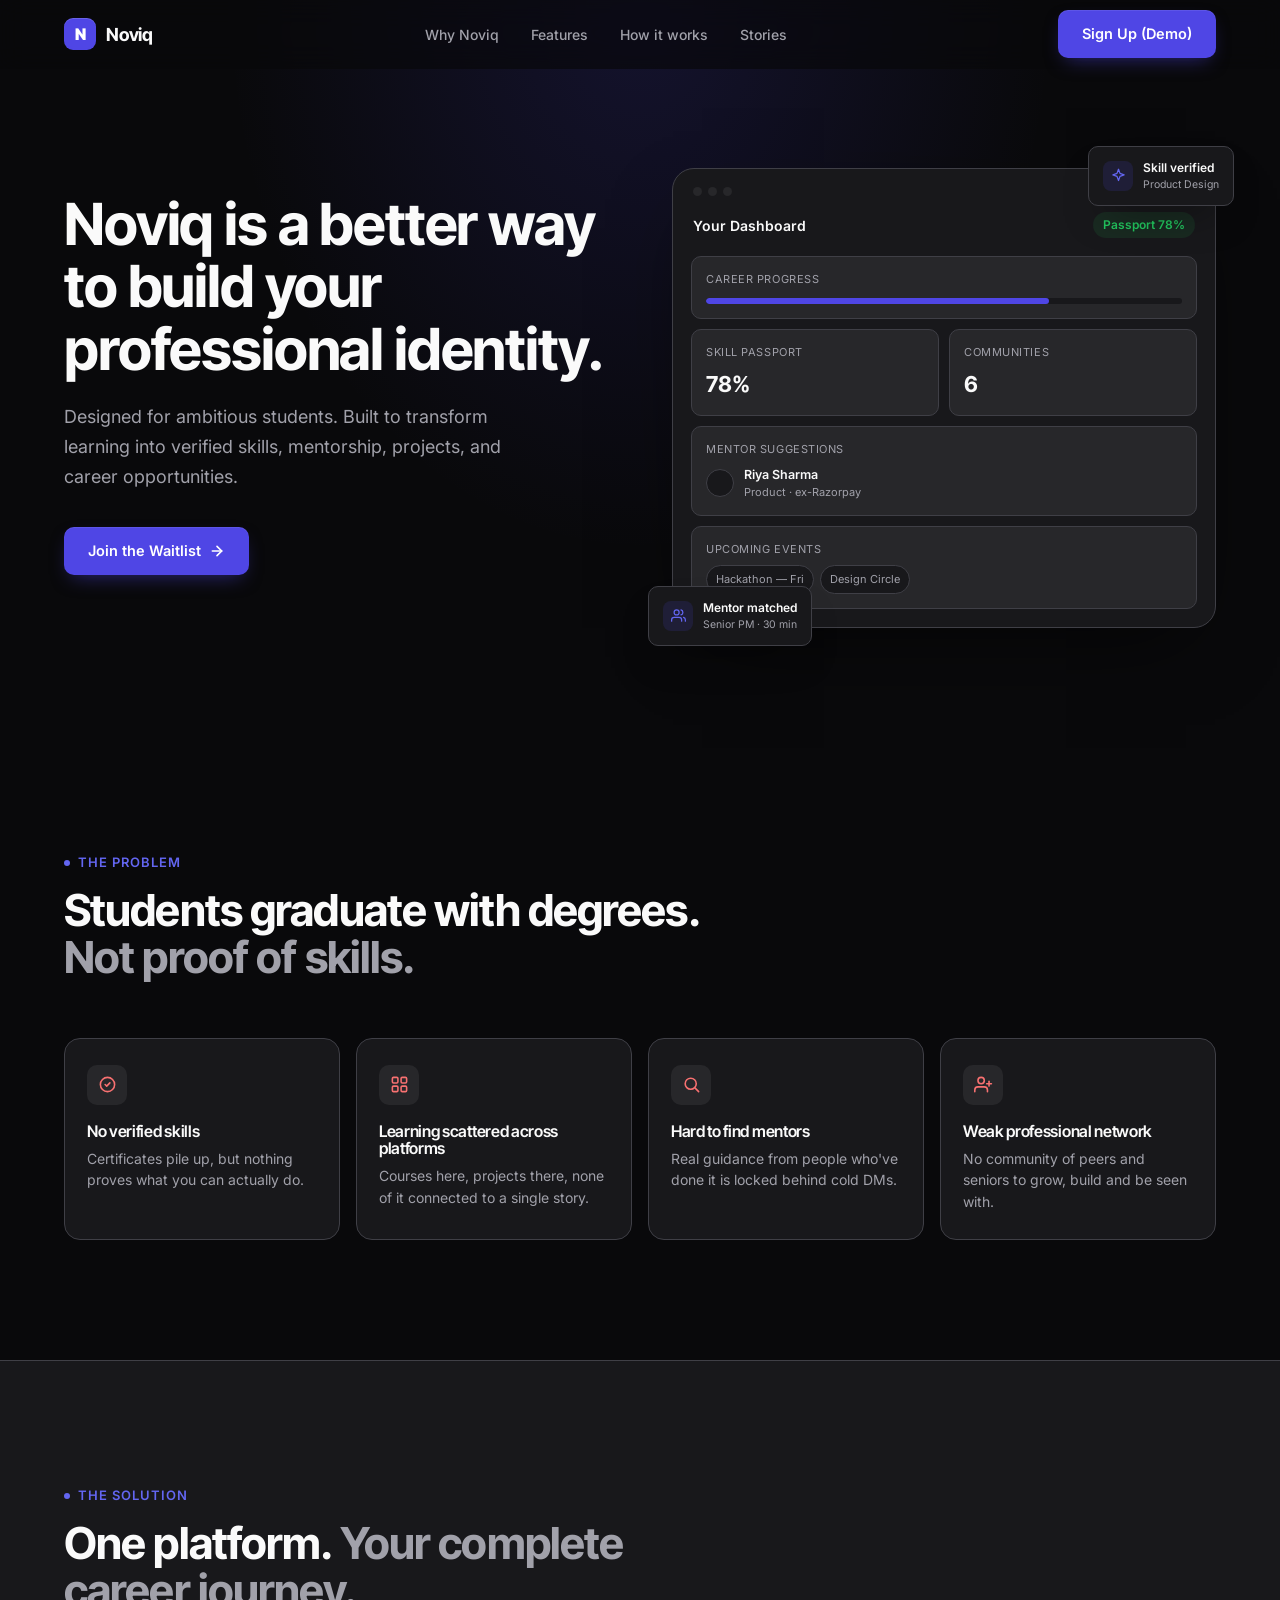
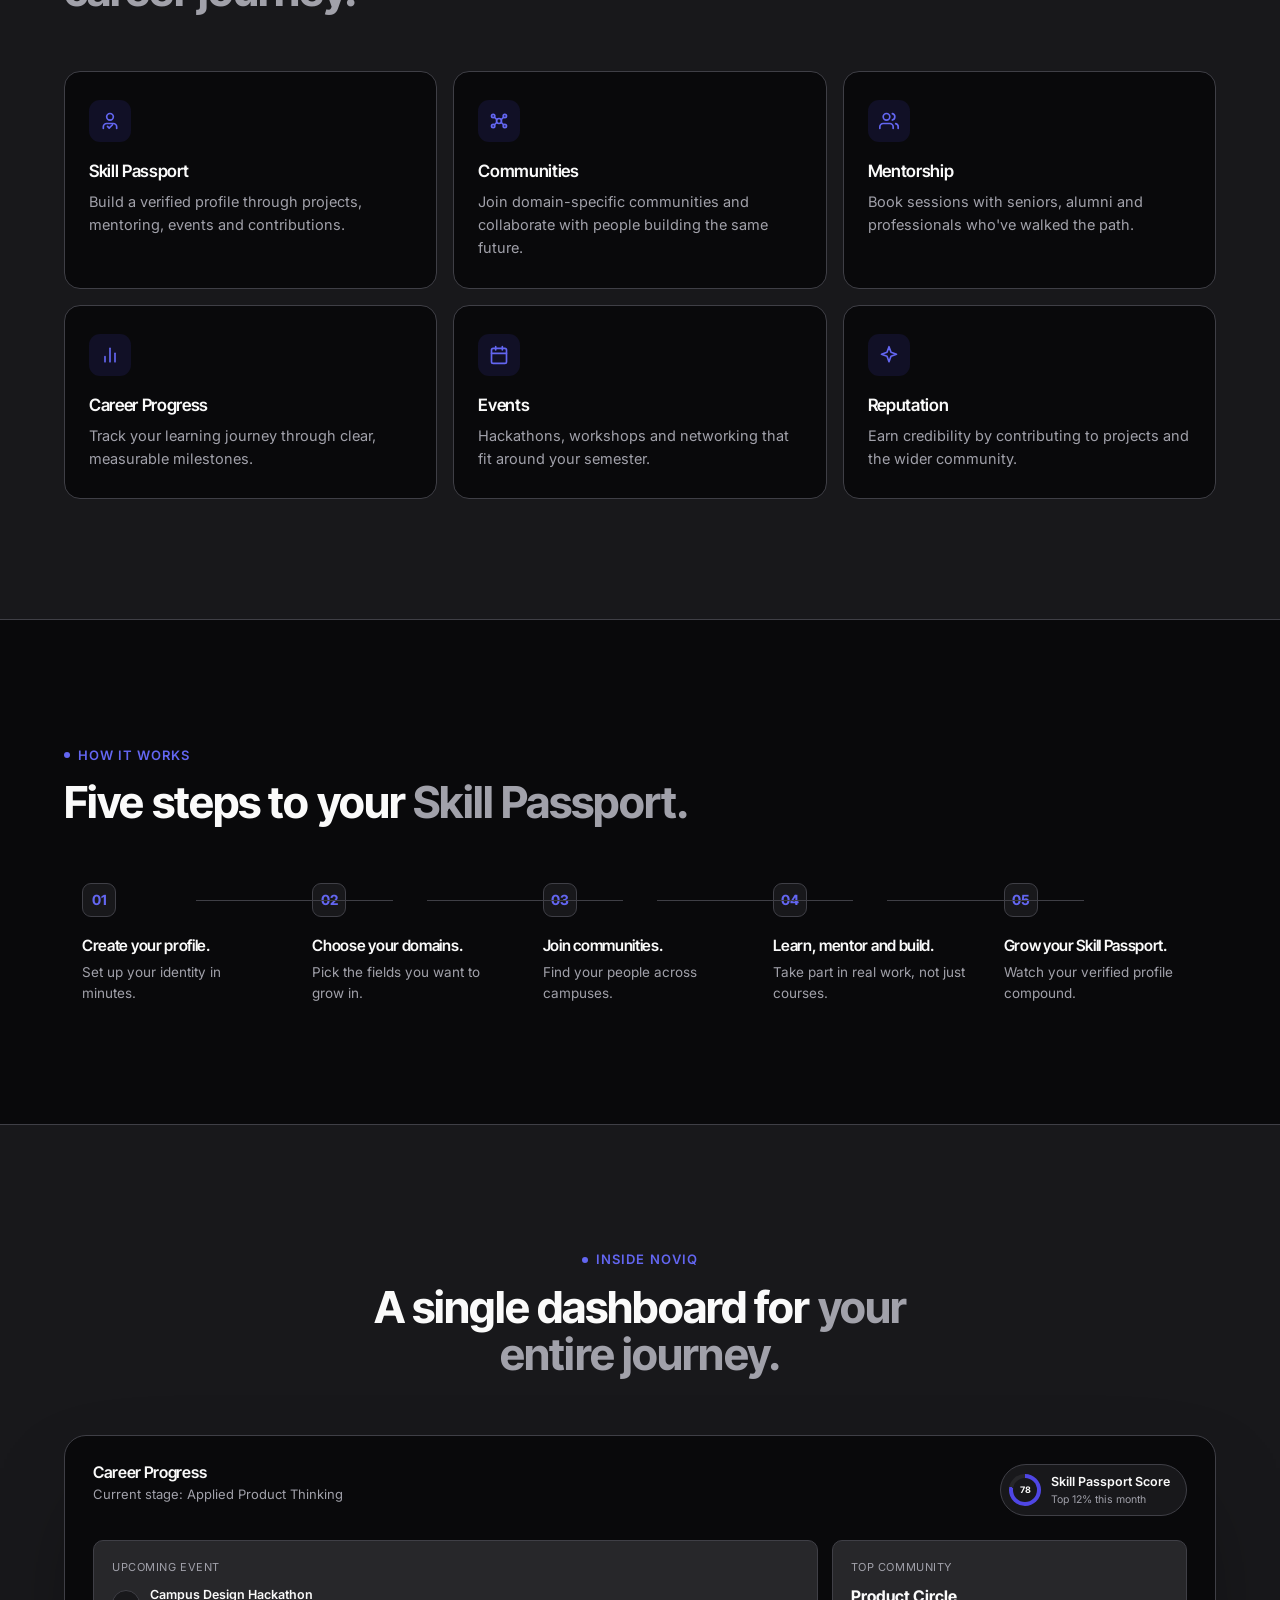
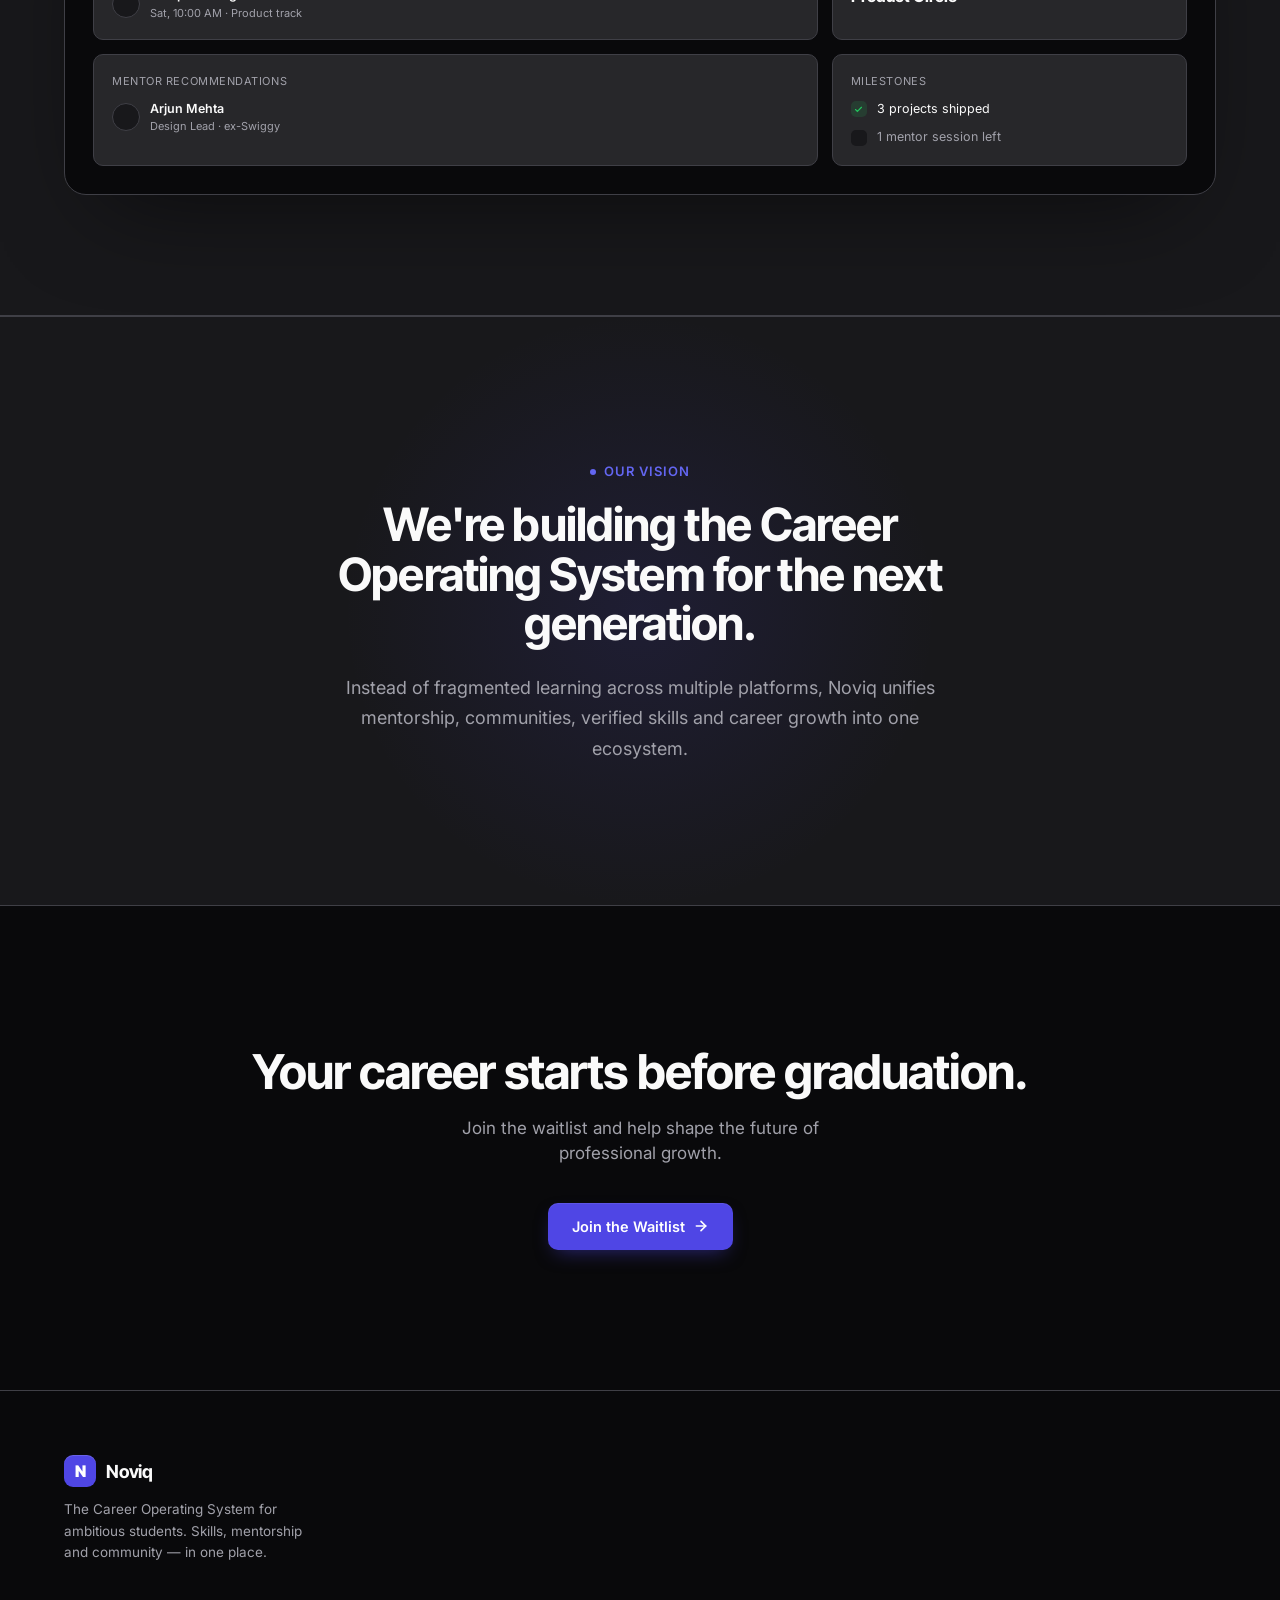
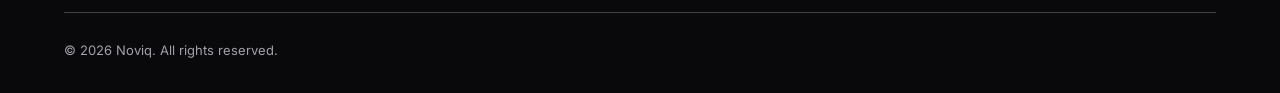
<file: index.html>
<!DOCTYPE html>
<html lang="en">
<head>
<meta charset="UTF-8">
<meta name="viewport" content="width=device-width, initial-scale=1.0">
<title>Noviq — Build your professional identity</title>
<meta name="description" content="Noviq turns learning into verified skills, mentorship, projects, and career opportunities — before graduation.">

<link rel="preconnect" href="https://fonts.googleapis.com">
<link rel="preconnect" href="https://fonts.gstatic.com" crossorigin>
<link href="https://fonts.googleapis.com/css2?family=Inter:wght@400;500;600;700;800&family=Inter+Tight:wght@500;600;700;800&display=swap" rel="stylesheet">
<link rel="stylesheet" href="https://api.fontshare.com/v2/css?f[]=satoshi@700,900,500,400&display=swap">
<link rel="stylesheet" href="style.css">
</head>


<body>

<!-- ============ NAV ============ -->
<nav class="nav" id="nav">
  <div class="container nav-inner">
    <a href="#top" class="brand">
      <span class="brand-mark">N</span>
      Noviq
    </a>
    <div class="nav-links">
      <a href="#problem">Why Noviq</a>
      <a href="#solution">Features</a>
      <a href="#how">How it works</a>
      <a href="#testimonials">Stories</a>
    </div>
    <div class="nav-actions">
      <a href="#final-cta" class="btn btn-ghost" style="display:none;" id="navGhost">Sign in</a>
      <a href="SignUp Demo/register.html" class="btn btn-primary">Sign Up (Demo)</a>
      <button class="nav-menu-btn" id="menuBtn" aria-label="Toggle menu" aria-expanded="false">
        <svg id="menuIconOpen" viewBox="0 0 24 24" fill="none" stroke="currentColor" stroke-width="2"><line x1="4" y1="7" x2="20" y2="7"/><line x1="4" y1="12" x2="20" y2="12"/><line x1="4" y1="17" x2="20" y2="17"/></svg>
        <svg id="menuIconClose" viewBox="0 0 24 24" fill="none" stroke="currentColor" stroke-width="2" style="display:none;"><line x1="6" y1="6" x2="18" y2="18"/><line x1="6" y1="18" x2="18" y2="6"/></svg>
      </button>
    </div>
  </div>
  <div class="mobile-menu" id="mobileMenu">
    <a href="#problem">Why Noviq</a>
    <a href="#solution">Features</a>
    <a href="#how">How it works</a>
    <a href="#testimonials">Stories</a>
  </div>
</nav>

<main id="top">

  <!-- ============ HERO ============ -->
  <section class="hero">
    <div class="container hero-grid">
      <div class="hero-copy">
        
        <h1>Noviq is a better way to build your professional identity.</h1>
        <p class="hero-sub">Designed for ambitious students. Built to transform learning into verified skills, mentorship, projects, and career opportunities.</p>
        <div class="hero-ctas">
          <a href="Waitlist/waitlist.html" class="btn btn-primary">
            Join the Waitlist
            <svg viewBox="0 0 24 24" fill="none" stroke="currentColor" stroke-width="2.4" stroke-linecap="round"><line x1="5" y1="12" x2="19" y2="12"/><polyline points="12 5 19 12 12 19"/></svg>
          </a>
          <!-- <a href="#demo" class="btn btn-secondary play">
            <span class="play-icon">
              <svg viewBox="0 0 24 24" fill="currentColor"><polygon points="6 3 20 12 6 21"/></svg>
            </span>
            Watch Demo
          </a> -->
        </div>
        <!-- <div class="hero-microcopy">
          <span class="avatars"><span></span><span></span><span></span><span></span></span>
          Joined by 1,000+ students already building their Skill Passport
        </div> -->
      </div>

      <div class="hero-mock" id="heroMock">
        <div class="float-card card-a">
          <div class="float-icon">
            <svg viewBox="0 0 24 24" fill="none" stroke="currentColor" stroke-width="2" stroke-linecap="round" stroke-linejoin="round"><path d="M12 2l2.4 6.6L21 11l-6.6 2.4L12 20l-2.4-6.6L3 11l6.6-2.4z"/></svg>
          </div>
          <div>
            <div class="t1">Skill verified</div>
            <div class="t2">Product Design</div>
          </div>
        </div>

        <div class="mock-window" id="mockWindow">
          <div class="mock-topbar"><span></span><span></span><span></span></div>
          <div class="mock-title-row">
            <span class="name">Your Dashboard</span>
            <span class="score">Passport 78%</span>
          </div>
          <div class="mock-grid">
            <div class="mock-card wide">
              <span class="label">Career Progress</span>
              <div class="mock-bar-track"><div class="mock-bar-fill"></div></div>
            </div>
            <div class="mock-card">
              <span class="label">Skill Passport</span>
              <span class="value">78%</span>
            </div>
            <div class="mock-card">
              <span class="label">Communities</span>
              <span class="value">6</span>
            </div>
            <div class="mock-card wide">
              <span class="label">Mentor Suggestions</span>
              <div class="mock-row" style="margin-top:6px;">
                <div class="mock-avatar"></div>
                <div class="mock-row-text">
                  <div class="t1">Riya Sharma</div>
                  <div class="t2">Product · ex-Razorpay</div>
                </div>
              </div>
            </div>
            <div class="mock-card wide">
              <span class="label">Upcoming Events</span>
              <div class="mock-tags">
                <span class="mock-tag">Hackathon — Fri</span>
                <span class="mock-tag">Design Circle</span>
              </div>
            </div>
          </div>
        </div>

        <div class="float-card card-b">
          <div class="float-icon">
            <svg viewBox="0 0 24 24" fill="none" stroke="currentColor" stroke-width="2" stroke-linecap="round" stroke-linejoin="round"><path d="M17 21v-2a4 4 0 0 0-4-4H5a4 4 0 0 0-4 4v2"/><circle cx="9" cy="7" r="4"/><path d="M23 21v-2a4 4 0 0 0-3-3.87"/><path d="M16 3.13a4 4 0 0 1 0 7.75"/></svg>
          </div>
          <div>
            <div class="t1">Mentor matched</div>
            <div class="t2">Senior PM · 30 min</div>
          </div>
        </div>
      </div>
    </div>
  </section>


  <!-- ============ PROBLEM ============ -->
  <section class="problem" id="problem">
    <div class="container">
      <div class="section-head reveal">
        <span class="eyebrow">The problem</span>
        <h2 class="section-title" style="margin-top:14px;">Students graduate with degrees. <span class="muted">Not proof of skills.</span></h2>
      </div>
      <div class="pain-grid">
        <div class="pain-card reveal">
          <div class="pain-icon">
            <svg viewBox="0 0 24 24" fill="none" stroke="currentColor" stroke-width="2" stroke-linecap="round" stroke-linejoin="round"><path d="M9 12l2 2 4-4"/><circle cx="12" cy="12" r="9"/></svg>
          </div>
          <h3>No verified skills</h3>
          <p>Certificates pile up, but nothing proves what you can actually do.</p>
        </div>
        <div class="pain-card reveal">
          <div class="pain-icon">
            <svg viewBox="0 0 24 24" fill="none" stroke="currentColor" stroke-width="2" stroke-linecap="round" stroke-linejoin="round"><rect x="3" y="3" width="7" height="7" rx="1.5"/><rect x="14" y="3" width="7" height="7" rx="1.5"/><rect x="3" y="14" width="7" height="7" rx="1.5"/><rect x="14" y="14" width="7" height="7" rx="1.5"/></svg>
          </div>
          <h3>Learning scattered across platforms</h3>
          <p>Courses here, projects there, none of it connected to a single story.</p>
        </div>
        <div class="pain-card reveal">
          <div class="pain-icon">
            <svg viewBox="0 0 24 24" fill="none" stroke="currentColor" stroke-width="2" stroke-linecap="round" stroke-linejoin="round"><circle cx="11" cy="11" r="7"/><line x1="21" y1="21" x2="16.65" y2="16.65"/></svg>
          </div>
          <h3>Hard to find mentors</h3>
          <p>Real guidance from people who've done it is locked behind cold DMs.</p>
        </div>
        <div class="pain-card reveal">
          <div class="pain-icon">
            <svg viewBox="0 0 24 24" fill="none" stroke="currentColor" stroke-width="2" stroke-linecap="round" stroke-linejoin="round"><path d="M17 21v-2a4 4 0 0 0-4-4H5a4 4 0 0 0-4 4v2"/><circle cx="9" cy="7" r="4"/><line x1="19" y1="8" x2="19" y2="14"/><line x1="22" y1="11" x2="16" y2="11"/></svg>
          </div>
          <h3>Weak professional network</h3>
          <p>No community of peers and seniors to grow, build and be seen with.</p>
        </div>
      </div>
    </div>
  </section>

  <!-- ============ SOLUTION ============ -->
  <section class="solution" id="solution">
    <div class="container">
      <div class="section-head reveal">
        <span class="eyebrow">The solution</span>
        <h2 class="section-title" style="margin-top:14px;">One platform. <span class="muted">Your complete career journey.</span></h2>
      </div>
      <div class="feature-grid">
        <div class="feature-card reveal">
          <div class="feature-icon">
            <svg viewBox="0 0 24 24" fill="none" stroke="currentColor" stroke-width="2" stroke-linecap="round" stroke-linejoin="round"><path d="M20 21v-2a4 4 0 0 0-4-4H8a4 4 0 0 0-4 4v2"/><circle cx="12" cy="7" r="4"/><path d="M9 12.5l2 2 4-4" transform="translate(0 6)"/></svg>
          </div>
          <h3>Skill Passport</h3>
          <p>Build a verified profile through projects, mentoring, events and contributions.</p>
        </div>
        <div class="feature-card reveal">
          <div class="feature-icon">
            <svg viewBox="0 0 24 24" fill="none" stroke="currentColor" stroke-width="2" stroke-linecap="round" stroke-linejoin="round"><circle cx="12" cy="12" r="3"/><circle cx="5" cy="6" r="2"/><circle cx="19" cy="6" r="2"/><circle cx="5" cy="18" r="2"/><circle cx="19" cy="18" r="2"/><line x1="9.5" y1="10.5" x2="6.5" y2="7.5"/><line x1="14.5" y1="10.5" x2="17.5" y2="7.5"/><line x1="9.5" y1="13.5" x2="6.5" y2="16.5"/><line x1="14.5" y1="13.5" x2="17.5" y2="16.5"/></svg>
          </div>
          <h3>Communities</h3>
          <p>Join domain-specific communities and collaborate with people building the same future.</p>
        </div>
        <div class="feature-card reveal">
          <div class="feature-icon">
            <svg viewBox="0 0 24 24" fill="none" stroke="currentColor" stroke-width="2" stroke-linecap="round" stroke-linejoin="round"><path d="M17 21v-2a4 4 0 0 0-4-4H5a4 4 0 0 0-4 4v2"/><circle cx="9" cy="7" r="4"/><path d="M23 21v-2a4 4 0 0 0-3-3.87"/><path d="M16 3.13a4 4 0 0 1 0 7.75"/></svg>
          </div>
          <h3>Mentorship</h3>
          <p>Book sessions with seniors, alumni and professionals who've walked the path.</p>
        </div>
        <div class="feature-card reveal">
          <div class="feature-icon">
            <svg viewBox="0 0 24 24" fill="none" stroke="currentColor" stroke-width="2" stroke-linecap="round" stroke-linejoin="round"><line x1="18" y1="20" x2="18" y2="10"/><line x1="12" y1="20" x2="12" y2="4"/><line x1="6" y1="20" x2="6" y2="14"/></svg>
          </div>
          <h3>Career Progress</h3>
          <p>Track your learning journey through clear, measurable milestones.</p>
        </div>
        <div class="feature-card reveal">
          <div class="feature-icon">
            <svg viewBox="0 0 24 24" fill="none" stroke="currentColor" stroke-width="2" stroke-linecap="round" stroke-linejoin="round"><rect x="3" y="4" width="18" height="18" rx="2"/><line x1="16" y1="2" x2="16" y2="6"/><line x1="8" y1="2" x2="8" y2="6"/><line x1="3" y1="10" x2="21" y2="10"/></svg>
          </div>
          <h3>Events</h3>
          <p>Hackathons, workshops and networking that fit around your semester.</p>
        </div>
        <div class="feature-card reveal">
          <div class="feature-icon">
            <svg viewBox="0 0 24 24" fill="none" stroke="currentColor" stroke-width="2" stroke-linecap="round" stroke-linejoin="round"><path d="M12 2l2.4 6.6L21 11l-6.6 2.4L12 20l-2.4-6.6L3 11l6.6-2.4z"/></svg>
          </div>
          <h3>Reputation</h3>
          <p>Earn credibility by contributing to projects and the wider community.</p>
        </div>
      </div>
    </div>
  </section>

  <!-- ============ HOW IT WORKS ============ -->
  <section class="how" id="how">
    <div class="container">
      <div class="section-head reveal">
        <span class="eyebrow">How it works</span>
        <h2 class="section-title" style="margin-top:14px;">Five steps to your <span class="muted">Skill Passport.</span></h2>
      </div>
      <div class="steps">
        <div class="step reveal">
          <div class="step-connector"></div>
          <div class="step-num">01</div>
          <h3>Create your profile.</h3>
          <p>Set up your identity in minutes.</p>
        </div>
        <div class="step reveal">
          <div class="step-connector"></div>
          <div class="step-num">02</div>
          <h3>Choose your domains.</h3>
          <p>Pick the fields you want to grow in.</p>
        </div>
        <div class="step reveal">
          <div class="step-connector"></div>
          <div class="step-num">03</div>
          <h3>Join communities.</h3>
          <p>Find your people across campuses.</p>
        </div>
        <div class="step reveal">
          <div class="step-connector"></div>
          <div class="step-num">04</div>
          <h3>Learn, mentor and build.</h3>
          <p>Take part in real work, not just courses.</p>
        </div>
        <div class="step reveal">
          <div class="step-connector"></div>
          <div class="step-num">05</div>
          <h3>Grow your Skill Passport.</h3>
          <p>Watch your verified profile compound.</p>
        </div>
      </div>
    </div>
  </section>

  <!-- ============ DASHBOARD PREVIEW ============ -->
  <section class="dash" id="demo">
    <div class="container">
      <div class="section-head center reveal">
        <span class="eyebrow">Inside Noviq</span>
        <h2 class="section-title" style="margin-top:14px;">A single dashboard for <span class="muted">your entire journey.</span></h2>
      </div>
      <div class="dash-panel reveal">
        <div class="dash-header">
          <div>
            <h3>Career Progress</h3>
            <p>Current stage: Applied Product Thinking</p>
          </div>
          <div class="dash-score">
            <div class="score-ring"><span>78</span></div>
            <div>
              <div class="t1">Skill Passport Score</div>
              <div class="t2">Top 12% this month</div>
            </div>
          </div>
        </div>
        <div class="dash-grid">
          <div class="mock-card span-2">
            <span class="label">Upcoming Event</span>
            <div class="mock-row" style="margin-top:10px;">
              <div class="mock-avatar"></div>
              <div class="mock-row-text">
                <div class="t1">Campus Design Hackathon</div>
                <div class="t2">Sat, 10:00 AM · Product track</div>
              </div>
            </div>
          </div>
          <div class="mock-card">
            <span class="label">Top Community</span>
            <div class="value" style="font-size:16px;">Product Circle</div>
          </div>
          <div class="mock-card span-2">
            <span class="label">Mentor Recommendations</span>
            <div class="mock-row" style="margin-top:10px;">
              <div class="mock-avatar"></div>
              <div class="mock-row-text">
                <div class="t1">Arjun Mehta</div>
                <div class="t2">Design Lead · ex-Swiggy</div>
              </div>
            </div>
          </div>
          <div class="mock-card">
            <span class="label">Milestones</span>
            <div class="dash-milestones">
              <div class="milestone done"><span class="check"><svg viewBox="0 0 24 24" fill="none" stroke="currentColor" stroke-width="3" stroke-linecap="round"><polyline points="4 12 9 17 20 6"/></svg></span><span class="label-text">3 projects shipped</span></div>
              <div class="milestone pending"><span class="check"></span><span class="label-text">1 mentor session left</span></div>
            </div>
          </div>
        </div>
      </div>
    </div>
  </section>


  <!-- ============ VISION ============ -->
  <section class="vision">
    <div class="container vision-inner reveal">
      <span class="eyebrow">Our vision</span>
      <h2 style="margin-top:18px;">We're building the Career Operating System for the next generation.</h2>
      <p>Instead of fragmented learning across multiple platforms, Noviq unifies mentorship, communities, verified skills and career growth into one ecosystem.</p>
    </div>
  </section>

  <!-- ============ FINAL CTA ============ -->
  <section class="final-cta" id="final-cta">
    <div class="container reveal">
      <h2>Your career starts before graduation.</h2>
      <p>Join the waitlist and help shape the future of professional growth.</p>
      <a href="Waitlist/waitlist.html" class="btn btn-primary" id="finalCtaBtn">
        Join the Waitlist
        <svg viewBox="0 0 24 24" fill="none" stroke="currentColor" stroke-width="2.4" stroke-linecap="round"><line x1="5" y1="12" x2="19" y2="12"/><polyline points="12 5 19 12 12 19"/></svg>
      </a>
    </div>
  </section>

</main>

<!-- ============ FOOTER ============ -->
<footer class="footer">
  <div class="container">
    <div class="footer-top">
      <div class="footer-brand">
        <a href="#top" class="brand">
          <span class="brand-mark">N</span>
          Noviq
        </a>
        <p>The Career Operating System for ambitious students. Skills, mentorship and community — in one place.</p>
      </div>
      <!-- <div class="footer-cols">
        <div class="footer-col">
          <h4>Company</h4>
          <a href="#">About</a>
          <a href="#solution">Features</a>
          <a href="#">Roadmap</a>
          <a href="#">Contact</a>
        </div>
        <div class="footer-col">
          <h4>Connect</h4>
          <a href="#">Twitter</a>
          <a href="#">LinkedIn</a>
          <a href="#">GitHub</a>
        </div>
      </div> -->
    </div>
    <div class="footer-bottom">
      <p>© 2026 Noviq. All rights reserved.</p>
      <!-- <div class="footer-social">
        <a href="#" aria-label="Twitter"><svg viewBox="0 0 24 24" fill="currentColor"><path d="M22 5.9c-.7.3-1.5.6-2.3.7.8-.5 1.4-1.3 1.7-2.3-.8.5-1.7.8-2.6 1a4.1 4.1 0 0 0-7 3.7A11.6 11.6 0 0 1 3.4 4.6a4 4 0 0 0 1.3 5.5c-.7 0-1.3-.2-1.9-.5v.1c0 2 1.4 3.6 3.3 4a4.2 4.2 0 0 1-1.9.1 4.1 4.1 0 0 0 3.8 2.9A8.3 8.3 0 0 1 2 18.4a11.6 11.6 0 0 0 6.3 1.8c7.5 0 11.7-6.3 11.7-11.7v-.5c.8-.6 1.5-1.3 2-2.1z"/></svg></a>
        <a href="#" aria-label="LinkedIn"><svg viewBox="0 0 24 24" fill="currentColor"><path d="M4.98 3.5a2.5 2.5 0 1 1 0 5 2.5 2.5 0 0 1 0-5zM3 9h4v12H3zM9 9h3.8v1.7h.1c.5-.9 1.8-1.9 3.7-1.9 4 0 4.7 2.6 4.7 6V21h-4v-5.4c0-1.3 0-3-1.8-3s-2.1 1.4-2.1 2.9V21H9z"/></svg></a>
        <a href="#" aria-label="GitHub"><svg viewBox="0 0 24 24" fill="currentColor"><path d="M12 2a10 10 0 0 0-3.2 19.5c.5.1.7-.2.7-.5v-1.7c-2.8.6-3.4-1.3-3.4-1.3-.5-1.1-1.1-1.4-1.1-1.4-.9-.6.1-.6.1-.6 1 .1 1.5 1 1.5 1 .9 1.5 2.3 1.1 2.9.8.1-.7.4-1.1.6-1.4-2.2-.3-4.6-1.1-4.6-5 0-1.1.4-2 1-2.7-.1-.3-.5-1.3.1-2.7 0 0 .9-.3 2.9 1a10 10 0 0 1 5.2 0c2-1.3 2.9-1 2.9-1 .6 1.4.2 2.4.1 2.7.6.7 1 1.6 1 2.7 0 3.9-2.4 4.7-4.6 5 .4.3.7 1 .7 2v2.9c0 .3.2.6.7.5A10 10 0 0 0 12 2z"/></svg></a>
      </div> -->
    </div>
  </div>
</footer>

<script src="script.js"></script>

</body>
</html>
</file>
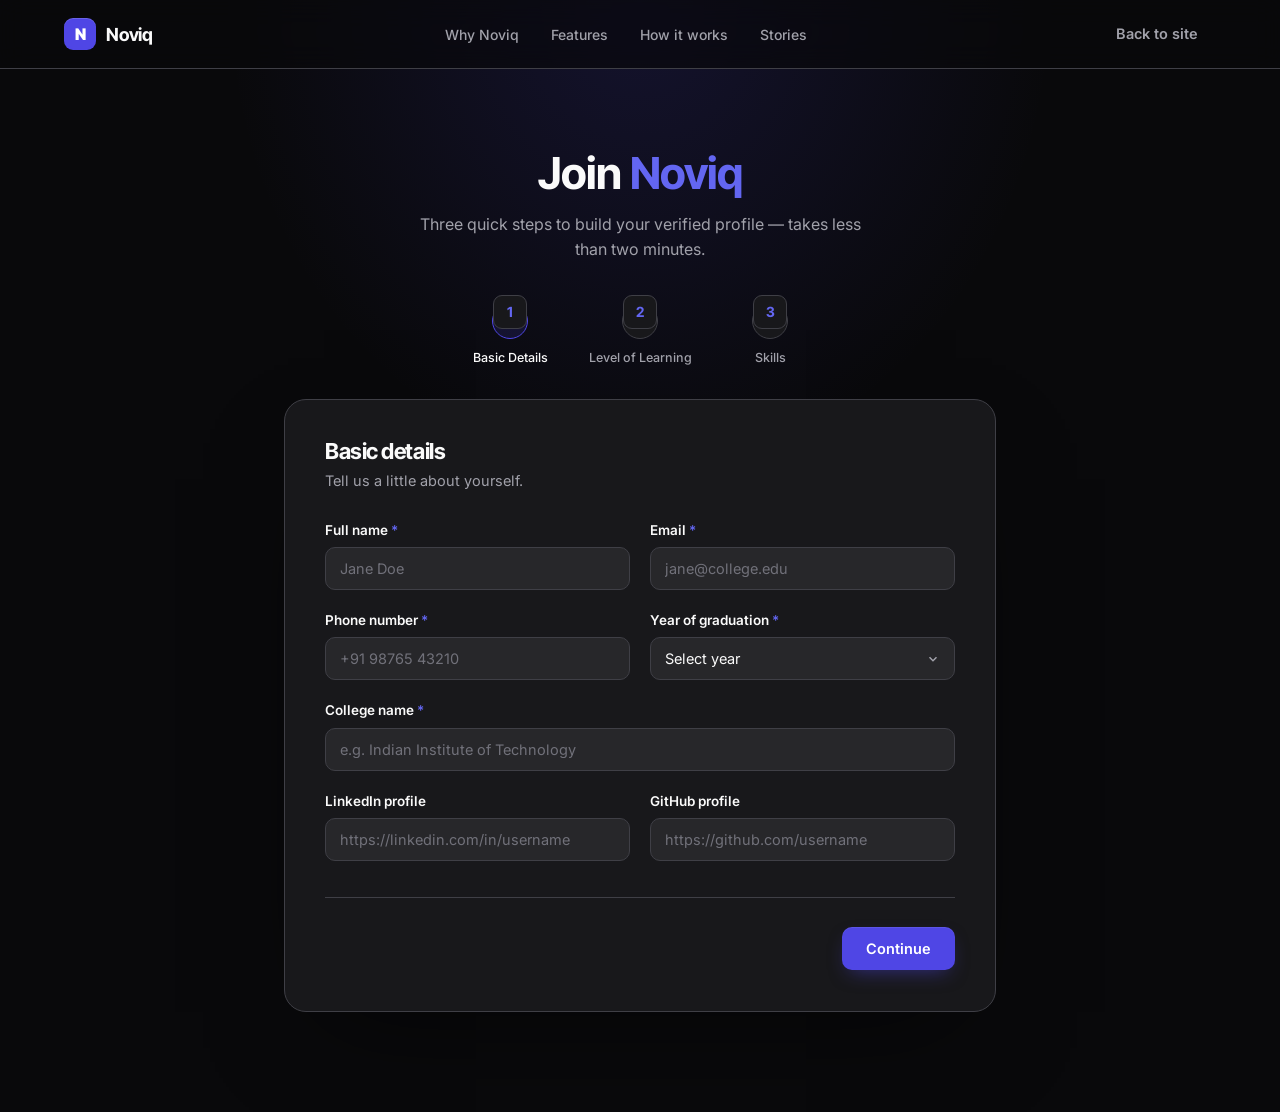
<file: SignUp Demo/register.html>
<!DOCTYPE html>
<html lang="en">
<head>
<meta charset="UTF-8">
<meta name="viewport" content="width=device-width, initial-scale=1.0">
<title>Register — Noviq</title>
<meta name="description" content="Create your Noviq profile — basic details, level of learning, and skills.">

<link rel="preconnect" href="https://fonts.googleapis.com">
<link rel="preconnect" href="https://fonts.gstatic.com" crossorigin>
<link href="https://fonts.googleapis.com/css2?family=Inter:wght@400;500;600;700;800&family=Inter+Tight:wght@500;600;700;800&display=swap" rel="stylesheet">
<link rel="stylesheet" href="https://api.fontshare.com/v2/css?f[]=satoshi@700,900,500,400&display=swap">
<link rel="stylesheet" href="../style.css">
<link rel="stylesheet" href="register.css">
</head>

<body>

<!-- ============ NAV ============ -->
<nav class="nav scrolled" id="nav">
  <div class="container nav-inner">
    <a href="../index.html" class="brand">
      <span class="brand-mark">N</span>
      Noviq
    </a>
    <div class="nav-links">
      <a href="../index.html#problem">Why Noviq</a>
      <a href="../index.html#solution">Features</a>
      <a href="../index.html#how">How it works</a>
      <a href="../index.html#testimonials">Stories</a>
    </div>
    <div class="nav-actions">
      <a href="../index.html" class="btn btn-ghost">Back to site</a>
    </div>
  </div>
</nav>

<main id="top">

<section class="reg-section">
  <div class="container reg-container">

    <div class="reg-head reveal">
      <h1 class="reg-title">Join <span class="muted">Noviq</span></h1>
      <p class="reg-sub">Three quick steps to build your verified profile — takes less than two minutes.</p>
    </div>

    <!-- ============ STEPPER ============ -->
    <div class="stepper reveal" id="stepper">
      <div class="step-item active" data-step="1">
        <div class="step-circle"><span class="step-num">1</span><svg class="step-check" viewBox="0 0 24 24" fill="none" stroke="currentColor" stroke-width="3"><polyline points="20 6 9 17 4 12"/></svg></div>
        <div class="step-label">Basic Details</div>
      </div>
      <div class="step-connector"></div>
      <div class="step-item" data-step="2">
        <div class="step-circle"><span class="step-num">2</span><svg class="step-check" viewBox="0 0 24 24" fill="none" stroke="currentColor" stroke-width="3"><polyline points="20 6 9 17 4 12"/></svg></div>
        <div class="step-label">Level of Learning</div>
      </div>
      <div class="step-connector"></div>
      <div class="step-item" data-step="3">
        <div class="step-circle"><span class="step-num">3</span><svg class="step-check" viewBox="0 0 24 24" fill="none" stroke="currentColor" stroke-width="3"><polyline points="20 6 9 17 4 12"/></svg></div>
        <div class="step-label">Skills</div>
      </div>
    </div>

    <!-- ============ FORM CARD ============ -->
    <form class="reg-card reveal" id="regForm" novalidate>

      <!-- ---------- PAGE 1: BASIC DETAILS ---------- -->
      <div class="reg-page active" data-page="1">
        <div class="reg-page-head">
          <h2>Basic details</h2>
          <p>Tell us a little about yourself.</p>
        </div>

        <div class="field-grid">
          <div class="field">
            <label for="fullName">Full name <span class="req">*</span></label>
            <input type="text" id="fullName" name="fullName" placeholder="Jane Doe" required>
            <span class="field-error">Please enter your full name.</span>
          </div>

          <div class="field">
            <label for="email">Email <span class="req">*</span></label>
            <input type="email" id="email" name="email" placeholder="jane@college.edu" required>
            <span class="field-error">Please enter a valid email address.</span>
          </div>

          <div class="field">
            <label for="phone">Phone number <span class="req">*</span></label>
            <input type="tel" id="phone" name="phone" placeholder="+91 98765 43210" required>
            <span class="field-error">Please enter a valid phone number.</span>
          </div>

          <div class="field">
            <label for="gradYear">Year of graduation <span class="req">*</span></label>
            <select id="gradYear" name="gradYear" required>
              <option value="" disabled selected>Select year</option>
            </select>
            <span class="field-error">Please select your graduation year.</span>
          </div>

          <div class="field field-wide">
            <label for="collegeName">College name <span class="req">*</span></label>
            <input type="text" id="collegeName" name="collegeName" placeholder="e.g. Indian Institute of Technology" required>
            <span class="field-error">Please enter your college name.</span>
          </div>

          <div class="field">
            <label for="linkedin">LinkedIn profile</label>
            <input type="url" id="linkedin" name="linkedin" placeholder="https://linkedin.com/in/username">
            <span class="field-error">Please enter a valid URL.</span>
          </div>

          <div class="field">
            <label for="github">GitHub profile</label>
            <input type="url" id="github" name="github" placeholder="https://github.com/username">
            <span class="field-error">Please enter a valid URL.</span>
          </div>
        </div>
      </div>

      <!-- ---------- PAGE 2: LEVEL OF LEARNING ---------- -->
      <div class="reg-page" data-page="2">
        <div class="reg-page-head">
          <h2>Level of learning</h2>
          <p>Pick the option that best describes where you are right now.</p>
        </div>

        <div class="level-list" role="radiogroup" aria-label="Level of learning">
          <label class="level-card">
            <input type="radio" name="level" value="Explorer" required>
            <div class="level-radio"></div>
            <div class="level-body">
              <div class="level-title">Explorer</div>
              <div class="level-desc">Just starting.</div>
            </div>
          </label>

          <label class="level-card">
            <input type="radio" name="level" value="Learner">
            <div class="level-radio"></div>
            <div class="level-body">
              <div class="level-title">Learner</div>
              <div class="level-desc">Understands fundamentals.</div>
            </div>
          </label>

          <label class="level-card">
            <input type="radio" name="level" value="Practitioner">
            <div class="level-radio"></div>
            <div class="level-body">
              <div class="level-title">Practitioner</div>
              <div class="level-desc">Can build small projects.</div>
            </div>
          </label>

          <label class="level-card">
            <input type="radio" name="level" value="Builder">
            <div class="level-radio"></div>
            <div class="level-body">
              <div class="level-title">Builder</div>
              <div class="level-desc">Has completed multiple real projects.</div>
            </div>
          </label>

          <label class="level-card">
            <input type="radio" name="level" value="Mentor">
            <div class="level-radio"></div>
            <div class="level-body">
              <div class="level-title">Mentor</div>
              <div class="level-desc">Teaches and guides others.</div>
            </div>
          </label>

          <label class="level-card">
            <input type="radio" name="level" value="Expert">
            <div class="level-radio"></div>
            <div class="level-body">
              <div class="level-title">Expert</div>
              <div class="level-desc">Demonstrates sustained expertise and impact.</div>
            </div>
          </label>
        </div>
        <span class="field-error level-error">Please select a level.</span>
      </div>

      <!-- ---------- PAGE 3: SKILLS ---------- -->
      <div class="reg-page" data-page="3">
        <div class="reg-page-head">
          <h2>Skills</h2>
          <p>Help us match you with the right people and opportunities.</p>
        </div>

        <div class="field-grid single">
          <div class="field">
            <label for="skillsHave">Your skills <span class="req">*</span></label>
            <textarea id="skillsHave" name="skillsHave" rows="2" placeholder="e.g. Python, React, Figma, Public Speaking" required></textarea>
            <span class="field-hint">Separate skills with commas.</span>
            <span class="field-error">Please enter at least one skill.</span>
            <div class="chip-row" id="skillsHaveChips"></div>
          </div>

          <div class="field">
            <label for="skillsWant">Skills you want to learn</label>
            <textarea id="skillsWant" name="skillsWant" rows="2" placeholder="e.g. Machine Learning, UI Design, Public Speaking"></textarea>
            <span class="field-hint">Separate skills with commas.</span>
            <div class="chip-row" id="skillsWantChips"></div>
          </div>

          <div class="field">
            <label for="domain">Select domain <span class="req">*</span></label>
            <select id="domain" name="domain" required>
              <option value="" disabled selected>Choose a domain</option>
              <option value="Software Development">Software Development</option>
              <option value="Data Science & AI/ML">Data Science &amp; AI/ML</option>
              <option value="Product Design (UI/UX)">Product Design (UI/UX)</option>
              <option value="Product Management">Product Management</option>
              <option value="Cybersecurity">Cybersecurity</option>
              <option value="Cloud & DevOps">Cloud &amp; DevOps</option>
              <option value="Marketing & Growth">Marketing &amp; Growth</option>
              <option value="Business & Finance">Business &amp; Finance</option>
              <option value="Content & Media">Content &amp; Media</option>
              <option value="Robotics & Hardware">Robotics &amp; Hardware</option>
              <option value="Other">Other</option>
            </select>
            <span class="field-error">Please select a domain.</span>
          </div>
        </div>
      </div>

      <!-- ---------- SUCCESS PAGE ---------- -->
      <div class="reg-page" data-page="success">
        <div class="success-block">
          <div class="success-icon">
            <svg viewBox="0 0 24 24" fill="none" stroke="currentColor" stroke-width="2.5"><polyline points="20 6 9 17 4 12"/></svg>
          </div>
          <h2>This was a Demo of the SignUp Process. No data will be saved or used.</h2>
          <p>Thanks for registering with Noviq. We'll review your profile and be in touch shortly.</p>
        </div>
      </div>

      <!-- ---------- NAV BUTTONS ---------- -->
      <div class="reg-actions">
        <button type="button" class="btn btn-secondary" id="backBtn">Back</button>
        <button type="button" class="btn btn-primary" id="nextBtn">Continue</button>
        <button type="submit" class="btn btn-primary" id="submitBtn" style="display:none;">Submit registration</button>
      </div>
    </form>

  </div>
</section>

</main>

<script src="register.js"></script>
</body>
</html>
</file>
<file: style.css>
:root{
    --bg: #09090B;
    --surface: #18181B;
    --card: #27272A;
    --primary: #4F46E5;
    --primary-hover: #6366F1;
    --text: #FAFAFA;
    --text-secondary: #A1A1AA;
    --border: #3F3F46;
    --success: #22C55E;

    --radius: 16px;
    --radius-sm: 10px;
    --radius-lg: 22px;

    --font-display: 'Satoshi', 'Inter Tight', 'Inter', -apple-system, BlinkMacSystemFont, sans-serif;
    --font-body: 'Inter', -apple-system, BlinkMacSystemFont, sans-serif;

    --ease: cubic-bezier(0.16, 1, 0.3, 1);
    --container: 1200px;
  }

  *,*::before,*::after{ box-sizing:border-box; margin:0; padding:0; }

  html{ scroll-behavior:smooth; }

  @media (prefers-reduced-motion: reduce){
    html{ scroll-behavior:auto; }
    *,*::before,*::after{ animation-duration:0.001ms !important; animation-iteration-count:1 !important; transition-duration:0.001ms !important; scroll-behavior:auto !important; }
  }

  body{
    background:var(--bg);
    color:var(--text);
    font-family:var(--font-body);
    line-height:1.5;
    -webkit-font-smoothing:antialiased;
    overflow-x:hidden;
  }

  img{ max-width:100%; display:block; }

  a{ color:inherit; text-decoration:none; }

  ul{ list-style:none; }

  button{ font-family:inherit; cursor:pointer; border:none; background:none; color:inherit; }

  ::selection{ background:var(--primary); color:#fff; }

  :focus-visible{
    outline:2px solid var(--primary-hover);
    outline-offset:3px;
    border-radius:4px;
  }

  .container{
    max-width:var(--container);
    margin:0 auto;
    padding:0 24px;
  }

  section{ position:relative; }

  /* ============ TYPOGRAPHY ============ */
  h1,h2,h3,h4{
    font-family:var(--font-display);
    font-weight:700;
    letter-spacing:-0.02em;
    line-height:1.08;
  }

  .eyebrow{
    font-family:var(--font-body);
    font-size:13px;
    font-weight:600;
    letter-spacing:0.08em;
    text-transform:uppercase;
    color:var(--primary-hover);
    display:inline-flex;
    align-items:center;
    gap:8px;
  }

  .eyebrow::before{
    content:'';
    width:6px;
    height:6px;
    border-radius:50%;
    background:var(--primary-hover);
    display:inline-block;
  }

  .section-title{
    font-size:clamp(28px, 4vw, 44px);
    max-width:640px;
  }

  .section-title .muted{ color:var(--text-secondary); }

  .section-sub{
    color:var(--text-secondary);
    font-size:17px;
    max-width:520px;
    margin-top:16px;
    line-height:1.6;
  }

  .section-head{
    margin-bottom:56px;
  }

  .section-head.center{
    text-align:center;
    margin-left:auto;
    margin-right:auto;
  }

  .section-head.center .section-title,
  .section-head.center .section-sub{
    margin-left:auto;
    margin-right:auto;
  }

  /* ============ BUTTONS ============ */
  .btn{
    display:inline-flex;
    align-items:center;
    justify-content:center;
    gap:8px;
    padding:13px 24px;
    border-radius:10px;
    font-size:14.5px;
    font-weight:600;
    white-space:nowrap;
    transition:transform 0.25s var(--ease), background-color 0.25s var(--ease), box-shadow 0.25s var(--ease), border-color 0.25s var(--ease), color 0.25s var(--ease);
  }

  .btn-primary{
    background:var(--primary);
    color:#fff;
    box-shadow: 0 1px 0 rgba(255,255,255,0.08) inset, 0 8px 20px -8px rgba(79,70,229,0.55);
  }

  .btn-primary:hover{
    background:var(--primary-hover);
    transform:translateY(-1px);
    box-shadow: 0 1px 0 rgba(255,255,255,0.12) inset, 0 12px 28px -8px rgba(99,102,241,0.6);
  }

  .btn-primary:active{ transform:translateY(0); }

  .btn-secondary{
    background:transparent;
    color:var(--text);
    border:1px solid var(--border);
  }

  .btn-secondary:hover{
    border-color:#54545c;
    background:rgba(255,255,255,0.03);
    transform:translateY(-1px);
  }

  .btn-ghost{
    color:var(--text-secondary);
    padding:13px 18px;
  }
  .btn-ghost:hover{ color:var(--text); }

  .btn svg{ width:16px; height:16px; flex-shrink:0; }

  /* ============ NAV ============ */
  .nav{
    position:fixed;
    top:0; left:0; right:0;
    z-index:100;
    background:rgba(9,9,11,0.72);
    backdrop-filter:blur(14px) saturate(140%);
    -webkit-backdrop-filter:blur(14px) saturate(140%);
    border-bottom:1px solid transparent;
    transition:border-color 0.3s var(--ease), background-color 0.3s var(--ease);
  }

  .nav.scrolled{
    border-bottom-color:var(--border);
  }

  .nav-inner{
    display:flex;
    align-items:center;
    justify-content:space-between;
    height:68px;
  }

  .brand{
    display:flex;
    align-items:center;
    gap:10px;
    font-family:var(--font-display);
    font-weight:700;
    font-size:18px;
    letter-spacing:-0.01em;
  }

  .brand-mark{
    width:32px; height:32px;
    border-radius:9px;
    background:var(--primary);
    display:flex;
    align-items:center;
    justify-content:center;
    font-family:var(--font-display);
    font-weight:900;
    font-size:16px;
    color:#fff;
    box-shadow:0 1px 0 rgba(255,255,255,0.15) inset;
  }

  .nav-links{
    display:flex;
    align-items:center;
    gap:4px;
  }

  .nav-links a{
    font-size:14px;
    font-weight:500;
    color:var(--text-secondary);
    padding:8px 14px;
    border-radius:8px;
    transition:color 0.2s var(--ease), background-color 0.2s var(--ease);
  }

  .nav-links a:hover{ color:var(--text); background:rgba(255,255,255,0.04); }

  .nav-actions{ display:flex; align-items:center; gap:8px; }

  .nav-menu-btn{
    display:none;
    width:38px; height:38px;
    align-items:center;
    justify-content:center;
    border-radius:8px;
  }
  .nav-menu-btn:hover{ background:rgba(255,255,255,0.05); }
  .nav-menu-btn svg{ width:20px; height:20px; }

  .mobile-menu{
    display:none;
    position:fixed;
    top:68px; left:0; right:0;
    background:var(--bg);
    border-bottom:1px solid var(--border);
    padding:12px 24px 20px;
    z-index:99;
  }
  .mobile-menu.open{ display:block; }
  .mobile-menu a{
    display:block;
    padding:12px 4px;
    font-size:15px;
    color:var(--text-secondary);
    border-bottom:1px solid var(--surface);
  }
  .mobile-menu a:last-child{ border-bottom:none; }

  /* ============ HERO ============ */
  .hero{
    padding:168px 0 100px;
    position:relative;
  }

  .hero::before{
    content:'';
    position:absolute;
    top:0; left:50%;
    transform:translateX(-50%);
    width:900px; height:600px;
    background:radial-gradient(ellipse at top, rgba(79,70,229,0.16), transparent 65%);
    pointer-events:none;
    z-index:-1;
  }

  .hero-grid{
    display:grid;
    grid-template-columns:1fr 1fr;
    gap:64px;
    align-items:center;
  }

  .hero-badge{
    display:inline-flex;
    align-items:center;
    gap:8px;
    padding:6px 12px 6px 6px;
    border-radius:100px;
    background:var(--surface);
    border:1px solid var(--border);
    font-size:13px;
    color:var(--text-secondary);
    margin-bottom:24px;
  }

  .hero-badge .dot-badge{
    background:var(--primary);
    color:#fff;
    font-size:11px;
    font-weight:700;
    padding:3px 8px;
    border-radius:100px;
    letter-spacing:0.02em;
  }

  .hero h1{
    font-size:clamp(36px, 4.6vw, 58px);
    margin-bottom:22px;
  }

  .hero-sub{
    font-size:18px;
    color:var(--text-secondary);
    max-width:480px;
    margin-bottom:36px;
    line-height:1.65;
  }

  .hero-ctas{
    display:flex;
    align-items:center;
    gap:12px;
    flex-wrap:wrap;
    margin-bottom:28px;
  }

  .btn-secondary.play{ padding-left:16px; }
  .play-icon{
    width:22px; height:22px;
    border-radius:50%;
    border:1px solid var(--border);
    display:flex;
    align-items:center;
    justify-content:center;
  }
  .play-icon svg{ width:9px; height:9px; margin-left:1px; }

  .hero-microcopy{
    font-size:13px;
    color:var(--text-secondary);
    display:flex;
    align-items:center;
    gap:8px;
  }

  .avatars{ display:flex; }
  .avatars span{
    width:22px; height:22px;
    border-radius:50%;
    background:var(--card);
    border:2px solid var(--bg);
    margin-left:-6px;
  }
  .avatars span:first-child{ margin-left:0; }

  /* ---- Hero mockup ---- */
  .hero-mock{
    position:relative;
  }

  .mock-window{
    background:var(--surface);
    border:1px solid var(--border);
    border-radius:var(--radius-lg);
    padding:18px;
    box-shadow:0 30px 80px -30px rgba(0,0,0,0.7);
  }

  .mock-topbar{
    display:flex;
    align-items:center;
    gap:6px;
    margin-bottom:16px;
    padding:0 2px;
  }
  .mock-topbar span{
    width:9px; height:9px;
    border-radius:50%;
    background:var(--card);
  }

  .mock-title-row{
    display:flex;
    justify-content:space-between;
    align-items:center;
    margin-bottom:18px;
    padding:0 2px;
  }
  .mock-title-row .name{ font-size:14px; font-weight:600; }
  .mock-title-row .score{
    font-size:12px;
    color:var(--success);
    background:rgba(34,197,94,0.1);
    padding:4px 10px;
    border-radius:100px;
    font-weight:600;
  }

  .mock-grid{
    display:grid;
    grid-template-columns:1fr 1fr;
    gap:10px;
  }

  .mock-card{
    background:var(--card);
    border:1px solid var(--border);
    border-radius:var(--radius-sm);
    padding:14px;
  }

  .mock-card.wide{ grid-column:1 / -1; }

  .mock-card .label{
    font-size:11px;
    color:var(--text-secondary);
    text-transform:uppercase;
    letter-spacing:0.05em;
    margin-bottom:8px;
    display:block;
  }

  .mock-card .value{
    font-family:var(--font-display);
    font-size:22px;
    font-weight:700;
  }

  .mock-bar-track{
    width:100%;
    height:6px;
    border-radius:100px;
    background:var(--surface);
    margin-top:10px;
    overflow:hidden;
  }
  .mock-bar-fill{
    height:100%;
    border-radius:100px;
    background:var(--primary);
    width:0%;
    transition:width 1.4s var(--ease);
  }
  .mock-window.in-view .mock-bar-fill{ width:72%; }

  .mock-row{
    display:flex;
    align-items:center;
    gap:10px;
  }
  .mock-avatar{
    width:28px; height:28px;
    border-radius:50%;
    background:var(--surface);
    border:1px solid var(--border);
    flex-shrink:0;
  }
  .mock-row-text .t1{ font-size:12.5px; font-weight:600; }
  .mock-row-text .t2{ font-size:11px; color:var(--text-secondary); }

  .mock-tags{ display:flex; gap:6px; flex-wrap:wrap; margin-top:2px; }
  .mock-tag{
    font-size:11px;
    padding:5px 9px;
    border-radius:100px;
    background:var(--surface);
    border:1px solid var(--border);
    color:var(--text-secondary);
  }

  .float-card{
    position:absolute;
    background:var(--surface);
    border:1px solid var(--border);
    border-radius:var(--radius-sm);
    padding:12px 14px;
    box-shadow:0 20px 40px -20px rgba(0,0,0,0.6);
    display:flex;
    align-items:center;
    gap:10px;
    animation:float 6s ease-in-out infinite;
  }

  .float-card.card-a{ top:-22px; right:-18px; animation-delay:0s; }
  .float-card.card-b{ bottom:-18px; left:-24px; animation-delay:1.2s; }

  .float-icon{
    width:30px; height:30px;
    border-radius:8px;
    background:rgba(79,70,229,0.14);
    display:flex; align-items:center; justify-content:center;
    flex-shrink:0;
  }
  .float-icon svg{ width:15px; height:15px; color:var(--primary-hover); }

  .float-card .t1{ font-size:12px; font-weight:600; }
  .float-card .t2{ font-size:10.5px; color:var(--text-secondary); }

  @keyframes float{
    0%,100%{ transform:translateY(0); }
    50%{ transform:translateY(-8px); }
  }

  /* ============ SOCIAL PROOF ============ */
  .proof{
    padding:56px 0;
    border-top:1px solid var(--border);
    border-bottom:1px solid var(--border);
    background:var(--surface);
  }

  .proof-label{
    text-align:center;
    font-size:13px;
    color:var(--text-secondary);
    margin-bottom:36px;
    letter-spacing:0.02em;
  }

  .proof-grid{
    display:grid;
    grid-template-columns:repeat(4,1fr);
    gap:24px;
  }

  .proof-item{ text-align:center; }

  .proof-num{
    font-family:var(--font-display);
    font-size:clamp(28px,3.4vw,38px);
    font-weight:700;
    color:var(--text);
    letter-spacing:-0.02em;
  }

  .proof-item-label{
    font-size:13.5px;
    color:var(--text-secondary);
    margin-top:6px;
  }

  /* ============ PROBLEM ============ */
  .problem{ padding:120px 0; }

  .pain-grid{
    display:grid;
    grid-template-columns:repeat(4,1fr);
    gap:16px;
  }

  .pain-card{
    background:var(--surface);
    border:1px solid var(--border);
    border-radius:var(--radius);
    padding:26px 22px;
    transition:transform 0.35s var(--ease), border-color 0.35s var(--ease), background-color 0.35s var(--ease);
  }

  .pain-card:hover{
    transform:translateY(-4px);
    border-color:#54545c;
    background:#1c1c20;
  }

  .pain-icon{
    width:40px; height:40px;
    border-radius:10px;
    background:var(--card);
    display:flex; align-items:center; justify-content:center;
    margin-bottom:18px;
    color:#F87171;
  }
  .pain-icon svg{ width:19px; height:19px; }

  .pain-card h3{
    font-size:16px;
    font-weight:600;
    margin-bottom:8px;
  }

  .pain-card p{
    font-size:14px;
    color:var(--text-secondary);
    line-height:1.55;
  }

  /* ============ SOLUTION ============ */
  .solution{ padding:120px 0; background:var(--surface); border-top:1px solid var(--border); border-bottom:1px solid var(--border); }

  .feature-grid{
    display:grid;
    grid-template-columns:repeat(3,1fr);
    gap:16px;
  }

  .feature-card{
    background:var(--bg);
    border:1px solid var(--border);
    border-radius:var(--radius);
    padding:28px 24px;
    transition:transform 0.35s var(--ease), border-color 0.35s var(--ease), box-shadow 0.35s var(--ease);
  }

  .feature-card:hover{
    transform:translateY(-5px);
    border-color:var(--primary);
    box-shadow:0 24px 48px -28px rgba(79,70,229,0.45);
  }

  .feature-icon{
    width:42px; height:42px;
    border-radius:11px;
    background:rgba(79,70,229,0.12);
    display:flex; align-items:center; justify-content:center;
    margin-bottom:20px;
    color:var(--primary-hover);
  }
  .feature-icon svg{ width:20px; height:20px; }

  .feature-card h3{
    font-size:17px;
    font-weight:600;
    margin-bottom:10px;
  }

  .feature-card p{
    font-size:14.5px;
    color:var(--text-secondary);
    line-height:1.6;
  }

  /* ============ HOW IT WORKS ============ */
  .how{ padding:120px 0; }

  .steps{
    display:grid;
    grid-template-columns:repeat(5,1fr);
    gap:0;
    position:relative;
    counter-reset:step;
  }

  .step{
    position:relative;
    padding:0 18px;
    text-align:left;
  }

  .step-num{
    font-family:var(--font-display);
    font-size:14px;
    font-weight:700;
    color:var(--primary-hover);
    width:34px; height:34px;
    border-radius:9px;
    background:var(--surface);
    border:1px solid var(--border);
    display:flex; align-items:center; justify-content:center;
    margin-bottom:18px;
  }

  .step-connector{
    position:absolute;
    top:17px;
    left:calc(-50% + 17px);
    width:calc(100% - 34px);
    height:1px;
    background:var(--border);
  }

  .step:first-child .step-connector{ display:none; }

  .step h3{
    font-size:15.5px;
    font-weight:600;
    margin-bottom:6px;
    line-height:1.4;
  }

  .step p{
    font-size:13.5px;
    color:var(--text-secondary);
    line-height:1.55;
  }

  /* ============ DASHBOARD PREVIEW ============ */
  .dash{ padding:120px 0; background:var(--surface); border-top:1px solid var(--border); border-bottom:1px solid var(--border); }

  .dash-panel{
    background:var(--bg);
    border:1px solid var(--border);
    border-radius:var(--radius-lg);
    padding:28px;
    box-shadow:0 40px 100px -40px rgba(0,0,0,0.6);
  }

  .dash-header{
    display:flex;
    justify-content:space-between;
    align-items:flex-start;
    margin-bottom:24px;
    flex-wrap:wrap;
    gap:14px;
  }

  .dash-header h3{ font-size:16px; font-weight:600; }
  .dash-header p{ font-size:13px; color:var(--text-secondary); margin-top:4px; }

  .dash-score{
    display:flex;
    align-items:center;
    gap:10px;
    background:var(--surface);
    border:1px solid var(--border);
    border-radius:100px;
    padding:8px 16px 8px 8px;
  }

  .score-ring{
    width:32px; height:32px;
    border-radius:50%;
    background:conic-gradient(var(--primary) 78%, var(--card) 0);
    display:flex; align-items:center; justify-content:center;
    position:relative;
  }
  .score-ring::before{
    content:'';
    position:absolute;
    width:24px; height:24px;
    border-radius:50%;
    background:var(--surface);
  }
  .score-ring span{
    position:relative;
    font-size:9px;
    font-weight:700;
  }

  .dash-score .t1{ font-size:12.5px; font-weight:600; }
  .dash-score .t2{ font-size:10.5px; color:var(--text-secondary); }

  .dash-grid{
    display:grid;
    grid-template-columns:repeat(3,1fr);
    gap:14px;
  }

  .dash-grid .mock-card{ padding:18px; }
  .dash-grid .mock-card.span-2{ grid-column:span 2; }

  .dash-milestones{ display:flex; flex-direction:column; gap:10px; margin-top:10px; }
  .milestone{
    display:flex;
    align-items:center;
    gap:10px;
    font-size:12.5px;
  }
  .milestone .check{
    width:16px; height:16px;
    border-radius:5px;
    background:rgba(34,197,94,0.14);
    color:var(--success);
    display:flex; align-items:center; justify-content:center;
    flex-shrink:0;
  }
  .milestone .check svg{ width:9px; height:9px; }
  .milestone.pending .check{
    background:var(--surface);
    color:var(--text-secondary);
  }
  .milestone span.label-text{ color:var(--text-secondary); }
  .milestone.done span.label-text{ color:var(--text); }

  /* ============ TESTIMONIALS ============ */
  .testi{ padding:120px 0; }

  .testi-grid{
    display:grid;
    grid-template-columns:repeat(3,1fr);
    gap:16px;
  }

  .testi-card{
    background:var(--surface);
    border:1px solid var(--border);
    border-radius:var(--radius);
    padding:28px 26px;
    display:flex;
    flex-direction:column;
    gap:20px;
    transition:transform 0.35s var(--ease), border-color 0.35s var(--ease);
  }

  .testi-card:hover{ transform:translateY(-4px); border-color:#54545c; }

  .testi-quote{
    font-size:15px;
    line-height:1.65;
    color:var(--text);
  }

  .testi-person{
    display:flex;
    align-items:center;
    gap:12px;
    margin-top:auto;
  }

  .testi-avatar{
    width:38px; height:38px;
    border-radius:50%;
    background:var(--card);
    border:1px solid var(--border);
    flex-shrink:0;
  }

  .testi-person .t1{ font-size:13.5px; font-weight:600; }
  .testi-person .t2{ font-size:12px; color:var(--text-secondary); }

  /* ============ VISION ============ */
  .vision{
    padding:140px 0;
    background:var(--surface);
    border-top:1px solid var(--border);
    border-bottom:1px solid var(--border);
    text-align:center;
    position:relative;
    overflow:hidden;
  }

  .vision::before{
    content:'';
    position:absolute;
    top:50%; left:50%;
    transform:translate(-50%,-50%);
    width:600px; height:600px;
    background:radial-gradient(circle, rgba(79,70,229,0.12), transparent 70%);
    pointer-events:none;
  }

  .vision-inner{
    max-width:760px;
    margin:0 auto;
    position:relative;
  }

  .vision h2{
    font-size:clamp(28px,4.2vw,46px);
    margin-bottom:24px;
  }

  .vision p{
    font-size:18px;
    color:var(--text-secondary);
    line-height:1.7;
    max-width:620px;
    margin:0 auto;
  }

  /* ============ FINAL CTA ============ */
  .final-cta{
    padding:140px 0;
    text-align:center;
  }

  .final-cta h2{
    font-size:clamp(30px,4.4vw,48px);
    margin-bottom:18px;
  }

  .final-cta p{
    font-size:17px;
    color:var(--text-secondary);
    max-width:440px;
    margin:0 auto 36px;
  }

  /* ============ FOOTER ============ */
  .footer{
    border-top:1px solid var(--border);
    padding:64px 0 32px;
  }

  .footer-top{
    display:flex;
    justify-content:space-between;
    align-items:flex-start;
    gap:40px;
    flex-wrap:wrap;
    padding-bottom:48px;
  }

  .footer-brand p{
    font-size:13.5px;
    color:var(--text-secondary);
    margin-top:12px;
    max-width:260px;
    line-height:1.6;
  }

  .footer-cols{
    display:flex;
    gap:64px;
    flex-wrap:wrap;
  }

  .footer-col h4{
    font-family:var(--font-body);
    font-size:12.5px;
    font-weight:600;
    text-transform:uppercase;
    letter-spacing:0.06em;
    color:var(--text-secondary);
    margin-bottom:16px;
  }

  .footer-col a{
    display:block;
    font-size:14px;
    color:var(--text-secondary);
    padding:6px 0;
    transition:color 0.2s var(--ease);
  }
  .footer-col a:hover{ color:var(--text); }

  .footer-bottom{
    display:flex;
    justify-content:space-between;
    align-items:center;
    padding-top:28px;
    border-top:1px solid var(--border);
    flex-wrap:wrap;
    gap:16px;
  }

  .footer-bottom p{ font-size:13px; color:var(--text-secondary); }

  .footer-social{ display:flex; gap:10px; }
  .footer-social a{
    width:34px; height:34px;
    border-radius:9px;
    background:var(--surface);
    border:1px solid var(--border);
    display:flex; align-items:center; justify-content:center;
    color:var(--text-secondary);
    transition:color 0.2s var(--ease), border-color 0.2s var(--ease), background-color 0.2s var(--ease);
  }
  .footer-social a:hover{ color:var(--text); border-color:#54545c; background:var(--card); }
  .footer-social svg{ width:15px; height:15px; }

  /* ============ SCROLL REVEAL ============ */
  .reveal{
    opacity:0;
    transform:translateY(24px);
    transition:opacity 0.7s var(--ease), transform 0.7s var(--ease);
  }
  .reveal.is-visible{
    opacity:1;
    transform:translateY(0);
  }
  .reveal-stagger.is-visible > *{
    animation:none;
  }

  /* ============ RESPONSIVE ============ */
  @media (max-width:980px){
    .nav-links{ display:none; }
    .nav-menu-btn{ display:flex; }
    .hero-grid{ grid-template-columns:1fr; }
    .hero-mock{ order:-1; max-width:460px; margin:0 auto 12px; }
    .hero{ padding-top:132px; }
    .pain-grid{ grid-template-columns:repeat(2,1fr); }
    .feature-grid{ grid-template-columns:repeat(2,1fr); }
    .proof-grid{ grid-template-columns:repeat(2,1fr); gap:32px; }
    .steps{ grid-template-columns:repeat(3,1fr); gap:28px 0; }
    .step:nth-child(4) .step-connector,
    .step:nth-child(1) .step-connector{ display:none; }
    .dash-grid{ grid-template-columns:repeat(2,1fr); }
    .dash-grid .mock-card.span-2{ grid-column:span 1; }
    .testi-grid{ grid-template-columns:1fr; max-width:480px; margin:0 auto; }
  }

  @media (max-width:640px){
    .container{ padding:0 20px; }
    .hero{ padding-top:118px; padding-bottom:72px; }
    .hero-sub{ font-size:16.5px; }
    .hero-ctas .btn{ flex:1 1 auto; }
    .pain-grid{ grid-template-columns:1fr; }
    .feature-grid{ grid-template-columns:1fr; }
    .proof-grid{ grid-template-columns:repeat(2,1fr); gap:28px 16px; }
    .steps{ grid-template-columns:1fr; gap:26px; }
    .step-connector{ display:none !important; }
    .dash-grid{ grid-template-columns:1fr; }
    .dash-panel{ padding:20px; }
    .footer-top{ flex-direction:column; gap:32px; }
    .footer-cols{ gap:36px; }
    .footer-bottom{ flex-direction:column; align-items:flex-start; }
    .float-card{ display:none; }
    section{ padding-left:0; padding-right:0; }
    .problem, .solution, .how, .dash, .testi{ padding:80px 0; }
    .vision{ padding:96px 0; }
    .final-cta{ padding:96px 0; }
  }
</file>
<file: SignUp Demo/register.css>
/* ============ REGISTRATION PAGE ============ */

.reveal{
  opacity: 1 !important;
  transform: none !important;
  transition: none !important;
}

.reg-section{
  padding:150px 0 100px;
  min-height:100vh;
  position:relative;
}

.reg-section::before{
  content:'';
  position:absolute;
  top:0; left:50%;
  transform:translateX(-50%);
  width:900px; height:520px;
  background:radial-gradient(ellipse at top, rgba(79,70,229,0.16), transparent 65%);
  pointer-events:none;
  z-index:-1;
}

.reg-container{
  max-width:760px;
}

.reg-head{
  text-align:center;
  margin-bottom:40px;
}

.reg-title{
  font-size:clamp(30px, 4.2vw, 44px);
  margin-bottom:14px;
}

.reg-title .muted{ color:var(--primary-hover); }

.reg-sub{
  color:var(--text-secondary);
  font-size:16px;
  max-width:460px;
  margin:0 auto;
  line-height:1.6;
}

/* ---- Stepper ---- */
.stepper{
  display:flex;
  align-items:flex-start;
  justify-content:center;
  gap:0;
  margin-bottom:32px;
}

.step-item{
  display:flex;
  flex-direction:column;
  align-items:center;
  gap:10px;
  width:130px;
  text-align:center;
}

.step-circle{
  width:36px; height:36px;
  border-radius:50%;
  background:var(--surface);
  border:1px solid var(--border);
  display:flex;
  align-items:center;
  justify-content:center;
  color:var(--text-secondary);
  font-family:var(--font-display);
  font-weight:700;
  font-size:14px;
  transition:background-color 0.3s var(--ease), border-color 0.3s var(--ease), color 0.3s var(--ease);
  position:relative;
}

.step-check{ width:15px; height:15px; display:none; }

.step-item.active .step-circle{
  border-color:var(--primary);
  color:var(--text);
  background:rgba(79,70,229,0.14);
}

.step-item.done .step-circle{
  background:var(--primary);
  border-color:var(--primary);
  color:#fff;
}

.step-item.done .step-num{ display:none; }
.step-item.done .step-check{ display:block; }

.step-label{
  font-size:12.5px;
  color:var(--text-secondary);
  font-weight:500;
  transition:color 0.3s var(--ease);
}

.step-item.active .step-label{ color:var(--text); }

.step-connector{
  width:56px;
  height:1px;
  background:var(--border);
  margin-top:18px;
  flex-shrink:0;
}

@media (max-width:640px){
  .step-connector{ width:24px; }
  .step-item{ width:88px; }
  .step-label{ font-size:11px; }
}

/* ---- Card ---- */
.reg-card{
  background:var(--surface);
  border:1px solid var(--border);
  border-radius:var(--radius-lg);
  padding:40px;
  box-shadow:0 40px 100px -40px rgba(0,0,0,0.6);
}

.reg-page{ display:none; }
.reg-page.active{ display:block; animation:fadeSlide 0.4s var(--ease); }

@keyframes fadeSlide{
  from{ opacity:0; transform:translateY(10px); }
  to{ opacity:1; transform:translateY(0); }
}

.reg-page-head{ margin-bottom:28px; }
.reg-page-head h2{ font-size:22px; margin-bottom:6px; }
.reg-page-head p{ color:var(--text-secondary); font-size:14.5px; }

/* ---- Fields ---- */
.field-grid{
  display:grid;
  grid-template-columns:1fr 1fr;
  gap:20px;
}

.field-grid.single{ grid-template-columns:1fr; }

.field-wide{ grid-column:1 / -1; }

.field{
  display:flex;
  flex-direction:column;
  gap:7px;
}

.field label{
  font-size:13.5px;
  font-weight:600;
  color:var(--text);
}

.field label .req{ color:var(--primary-hover); }

.field input,
.field select,
.field textarea{
  background:var(--card);
  border:1px solid var(--border);
  border-radius:var(--radius-sm);
  padding:12px 14px;
  font-size:14.5px;
  font-family:var(--font-body);
  color:var(--text);
  transition:border-color 0.2s var(--ease), background-color 0.2s var(--ease);
  width:100%;
}

.field textarea{ resize:vertical; min-height:52px; }

.field input::placeholder,
.field textarea::placeholder{ color:#71717a; }

.field input:focus,
.field select:focus,
.field textarea:focus{
  outline:none;
  border-color:var(--primary-hover);
  background:#1e1e22;
}

.field select{ appearance:none; cursor:pointer;
  background-image:url("data:image/svg+xml,%3Csvg xmlns='http://www.w3.org/2000/svg' width='14' height='14' viewBox='0 0 24 24' fill='none' stroke='%23A1A1AA' stroke-width='2.5'%3E%3Cpolyline points='6 9 12 15 18 9'/%3E%3C/svg%3E");
  background-repeat:no-repeat;
  background-position:right 14px center;
  padding-right:36px;
}

.field-hint{ font-size:12px; color:var(--text-secondary); }

.field-error{
  font-size:12.5px;
  color:#f87171;
  display:none;
}

.field.invalid input,
.field.invalid select,
.field.invalid textarea{
  border-color:#f87171;
}

.field.invalid .field-error{ display:block; }
.field.invalid .field-hint{ display:none; }

/* ---- Chips (skills preview) ---- */
.chip-row{
  display:flex;
  flex-wrap:wrap;
  gap:8px;
  margin-top:2px;
}

.chip{
  background:var(--card);
  border:1px solid var(--border);
  color:var(--text-secondary);
  font-size:12.5px;
  padding:5px 12px;
  border-radius:100px;
}

/* ---- Level of learning cards ---- */
.level-list{
  display:grid;
  grid-template-columns:1fr 1fr;
  gap:14px;
}

.level-card{
  display:flex;
  align-items:flex-start;
  gap:14px;
  background:var(--card);
  border:1px solid var(--border);
  border-radius:var(--radius);
  padding:18px;
  cursor:pointer;
  transition:border-color 0.25s var(--ease), background-color 0.25s var(--ease), transform 0.25s var(--ease);
}

.level-card:hover{ border-color:#54545c; transform:translateY(-2px); }

.level-card input{ position:absolute; opacity:0; pointer-events:none; }

.level-radio{
  width:18px; height:18px;
  border-radius:50%;
  border:2px solid var(--border);
  flex-shrink:0;
  margin-top:2px;
  position:relative;
  transition:border-color 0.25s var(--ease);
}

.level-radio::after{
  content:'';
  position:absolute;
  top:50%; left:50%;
  transform:translate(-50%,-50%) scale(0);
  width:9px; height:9px;
  border-radius:50%;
  background:var(--primary);
  transition:transform 0.2s var(--ease);
}

.level-card input:checked ~ .level-radio{ border-color:var(--primary); }
.level-card input:checked ~ .level-radio::after{ transform:translate(-50%,-50%) scale(1); }

.level-card:has(input:checked){
  border-color:var(--primary);
  background:rgba(79,70,229,0.1);
}

.level-title{ font-size:14.5px; font-weight:600; margin-bottom:3px; }
.level-desc{ font-size:13px; color:var(--text-secondary); line-height:1.5; }

.level-error{ margin-top:14px; text-align:center; }

@media (max-width:640px){
  .level-list{ grid-template-columns:1fr; }
  .field-grid{ grid-template-columns:1fr; }
  .reg-card{ padding:26px 20px; }
}

/* ---- Actions ---- */
.reg-actions{
  display:flex;
  justify-content:space-between;
  align-items:center;
  gap:12px;
  margin-top:36px;
  padding-top:28px;
  border-top:1px solid var(--border);
}

.reg-actions #backBtn{ visibility:hidden; }
.reg-actions #backBtn.show{ visibility:visible; }

/* ---- Success ---- */
.success-block{
  text-align:center;
  padding:20px 0 8px;
}

.success-icon{
  width:64px; height:64px;
  border-radius:50%;
  background:rgba(34,197,94,0.14);
  color:var(--success);
  display:flex;
  align-items:center;
  justify-content:center;
  margin:0 auto 22px;
}

.success-icon svg{ width:28px; height:28px; }

.success-block h2{ font-size:24px; margin-bottom:10px; }
.success-block p{ color:var(--text-secondary); font-size:15px; max-width:380px; margin:0 auto; line-height:1.6; }
</file>
